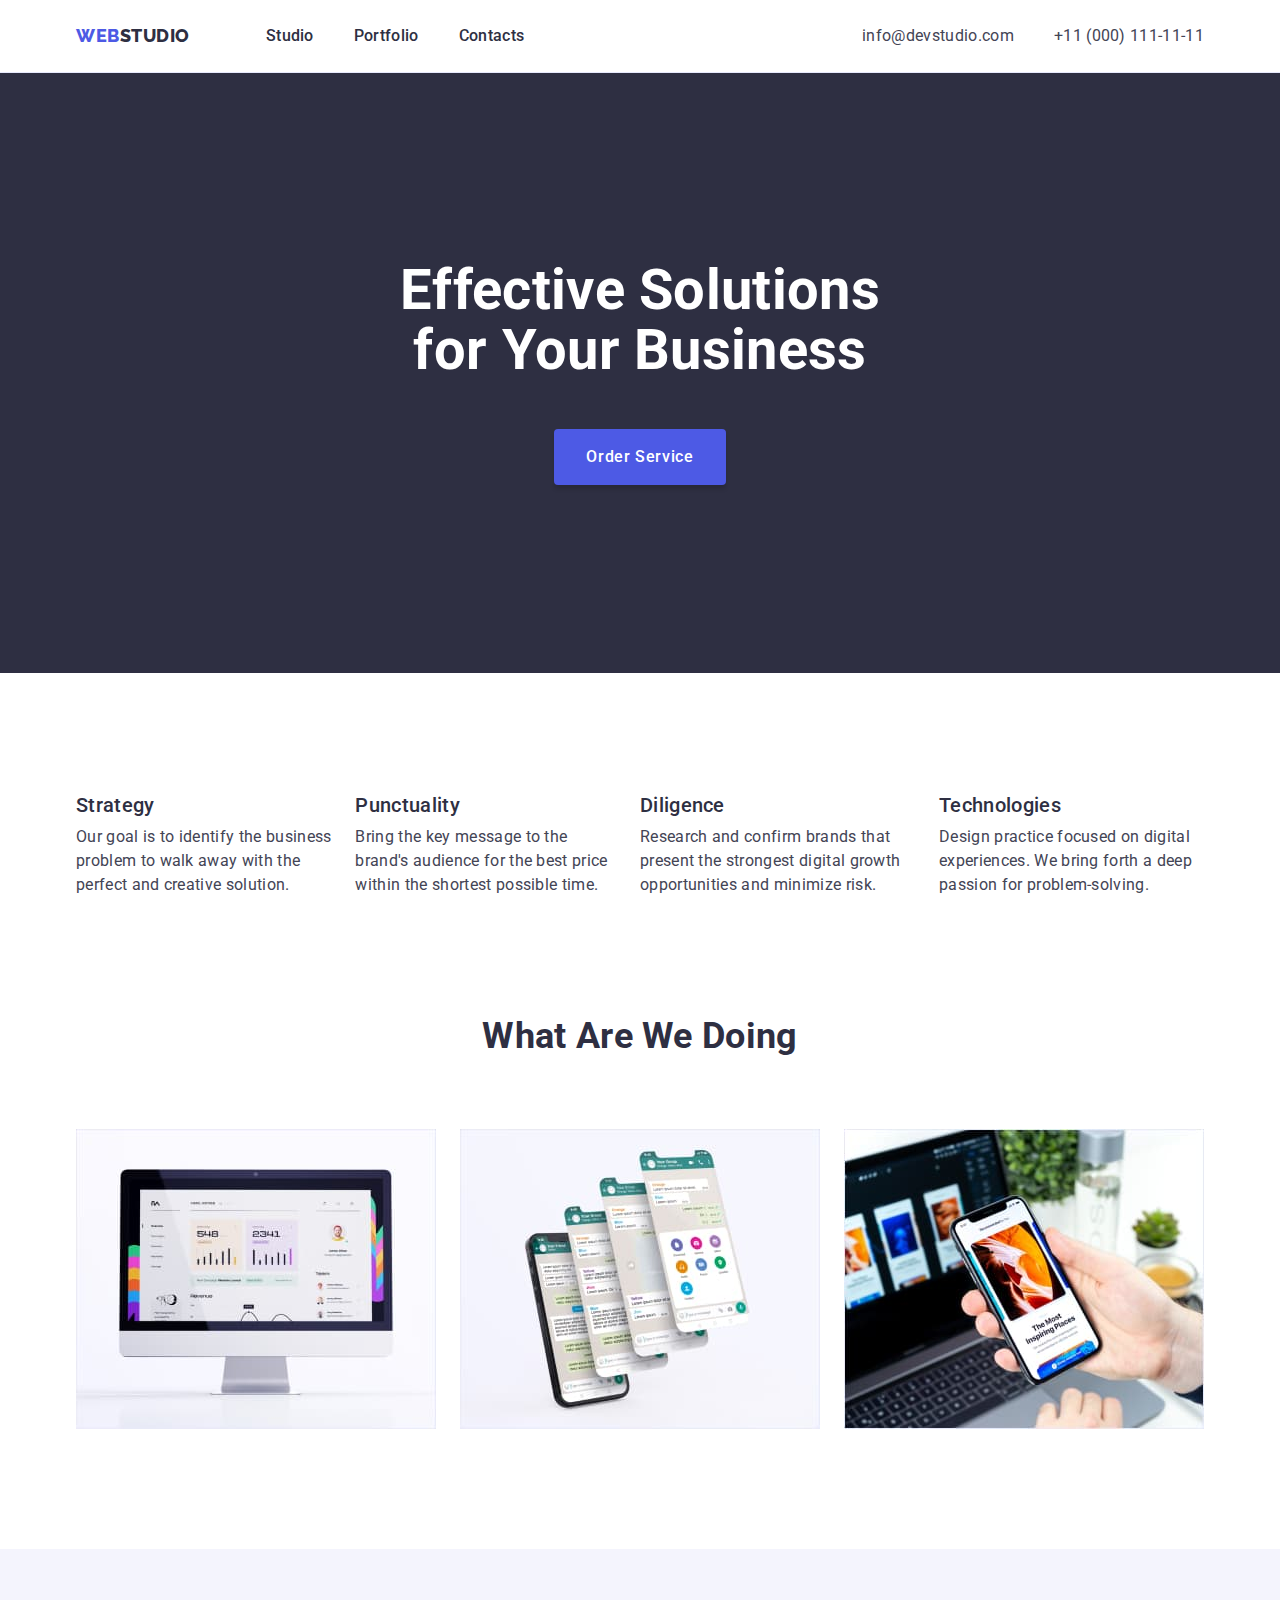
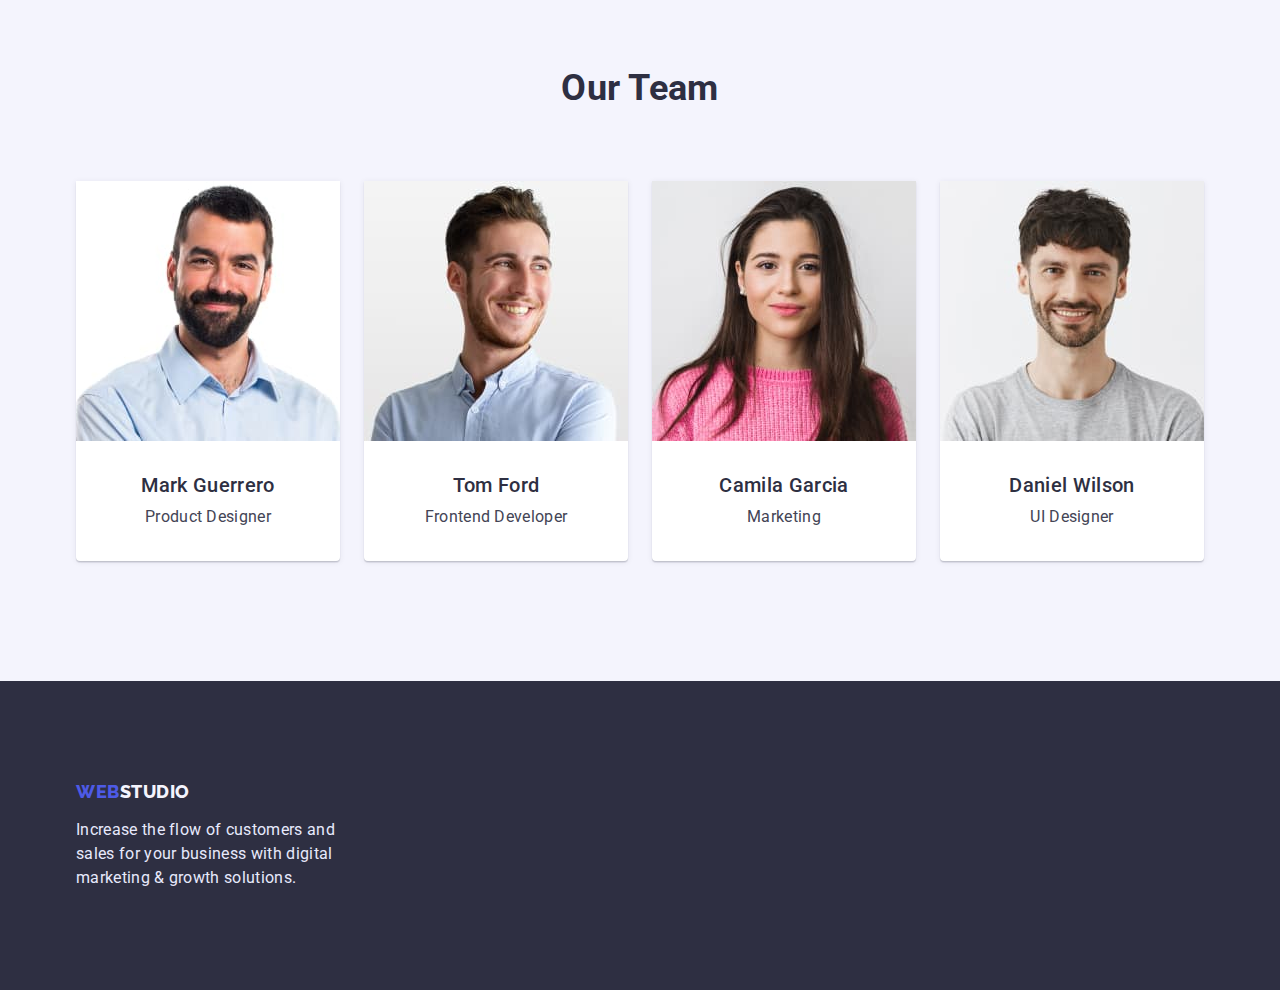
<file: index.html>
<!DOCTYPE html>
<html lang="en">
  <head>
    <meta charset="UTF-8" />
    <meta http-equiv="X-UA-Compatible" content="IE=edge" />
    <meta name="viewport" content="width=device-width, initial-scale=1.0" />
    <meta name="desc-txtription" content="Best Web Studio in Kyiv" />
    <title>Web Studio</title>

    <link
      rel="stylesheet"
      href="https://cdn.jsdelivr.net/npm/modern-normalize@1.1.0/modern-normalize.min.css"
    />
    <link rel="preconnect" href="https://fonts.googleapis.com" />
    <link rel="preconnect" href="https://fonts.gstatic.com" crossorigin />
    <link
      href="https://fonts.googleapis.com/css2?family=Raleway:wght@800&family=Roboto:wght@400;500;700&display=swap"
      rel="stylesheet"
    />

    <link rel="stylesheet" href="./css/style.css" />
  </head>

  <body>
    <header class="header section-header">
      <div class="container header-container">
        <nav class="header-nav">
          <a href="./index.html" class="logo-link link"
            ><span class="logo-color">Web</span>Studio</a
          >
          <ul class="nav-list list">
            <li>
              <a href="./index.html" class="nav-link link">Studio</a>
            </li>
            <li>
              <a href="./portfolio.html" class="nav-link link">Portfolio</a>
            </li>
            <li>
              <a href="#contact" class="nav-link link">Contacts</a>
            </li>
          </ul>
        </nav>

        <address class="contact">
          <ul class="contact-list list">
            <li>
              <a href="mailto:info@devstudio.com" class="contact-link link"
                >info@devstudio.com</a
              >
            </li>
            <li>
              <a href="tel:+11(000)1111111" class="contact-link link"
                >+11 (000) 111-11-11</a
              >
            </li>
          </ul>
        </address>
      </div>
    </header>

    <main>
      <!-- Hero -->
      <section class="hero section-hero">
        <div class="container">
          <h1 class="hero-title">Effective Solutions for Your Business</h1>
          <button class="hero-btn btn" type="button">Order Service</button>
        </div>
      </section>

      <!--  Advantags  -->
      <section class="advantags section-advantags">
        <div class="container">
          <h2 class="advantags-caption visually-hidden">Our advantags</h2>
          <ul class="advantags-list list">
            <li class="advantags-item">
              <h3 class="advantags-title title-txt">Strategy</h3>
              <p class="advantags-disc desc-txt">
                Our goal is to identify the business problem to walk away with
                the perfect and creative solution.
              </p>
            </li>
            <li class="advantags-item">
              <h3 class="advantags-title title-txt">Punctuality</h3>
              <p class="advantags-disc desc-txt">
                Bring the key message to the brand's audience for the best price
                within the shortest possible time.
              </p>
            </li>
            <li class="advantags-item">
              <h3 class="advantags-title title-txt">Diligence</h3>
              <p class="advantags-disc desc-txt">
                Research and confirm brands that present the strongest digital
                growth opportunities and minimize risk.
              </p>
            </li>
            <li class="advantags-item">
              <h3 class="advantags-title title-txt">Technologies</h3>
              <p class="advantags-disc desc-txt">
                Design practice focused on digital experiences. We bring forth a
                deep passion for problem-solving.
              </p>
            </li>
          </ul>
        </div>
      </section>

      <!-- Product -->
      <section class="product section-product">
        <div class="container">
          <h2 class="product-title">What are we doing</h2>
          <ul class="product-list list card-set">
            <li class="product-item items-set">
              <img
                src="./images/what-are-we-doing/pc.jpg"
                alt="PC"
                width="360"
                height="300"
              />
            </li>
            <li class="product-item items-set">
              <img
                src="./images/what-are-we-doing/phones.jpg"
                alt="A lot of phones"
                width="360"
                height="300"
              />
            </li>
            <li class="product-item items-set">
              <img
                src="./images/what-are-we-doing/phone.jpg"
                alt="Phone"
                width="360"
                height="300"
              />
            </li>
          </ul>
        </div>
      </section>

      <!-- Our Team -->
      <section class="team section-team">
        <div class="container">
          <h2 class="team-title">Our Team</h2>
          <ul class="team-list list card-set">
            <li class="team-item items-set">
              <img
                class="team-img"
                src="./images/our-team/mark-guerrero.jpg"
                alt="Mark Guerrero"
                width="264"
                height="260"
              />
              <div class="team-item-footer">
                <h3 class="team-name title-txt center-txt">Mark Guerrero</h3>
                <p class="team-position desc-txt center-txt">
                  Product Designer
                </p>
              </div>
            </li>
            <li class="team-item items-set">
              <img
                class="team-img"
                src="./images/our-team/tom-ford.jpg"
                alt="Tom Ford"
                width="264"
                height="260"
              />
              <div class="team-item-footer">
                <h3 class="team-name title-txt center-txt">Tom Ford</h3>
                <p class="team-position desc-txt center-txt">
                  Frontend Developer
                </p>
              </div>
            </li>
            <li class="team-item items-set">
              <img
                class="team-img"
                src="./images/our-team/camila-garcia.jpg"
                alt="Camila Garcia"
                width="264"
                height="260"
              />
              <div class="team-item-footer">
                <h3 class="team-name title-txt center-txt">Camila Garcia</h3>
                <p class="team-position desc-txt center-txt">Marketing</p>
              </div>
            </li>
            <li class="team-item items-set">
              <img
                class="team-img"
                src="./images/our-team/daniel-wilson.jpg"
                alt="Daniel Wilson"
                width="264"
                height="260"
              />
              <div class="team-item-footer">
                <h3 class="team-name title-txt center-txt">Daniel Wilson</h3>
                <p class="team-position desc-txt center-txt">UI Designer</p>
              </div>
            </li>
          </ul>
        </div>
      </section>
    </main>

    <!-- Підвал -->
    <footer id="contact" class="footer section-footer">
      <div class="container">
        <a href="./index.html" class="logo-link link second footer"
          ><span class="logo-color">Web</span>Studio</a
        >
        <p class="footer-desc desc-txt">
          Increase the flow of customers and sales for your business with
          digital marketing & growth solutions.
        </p>
      </div>
    </footer>
  </body>
</html>
</file>
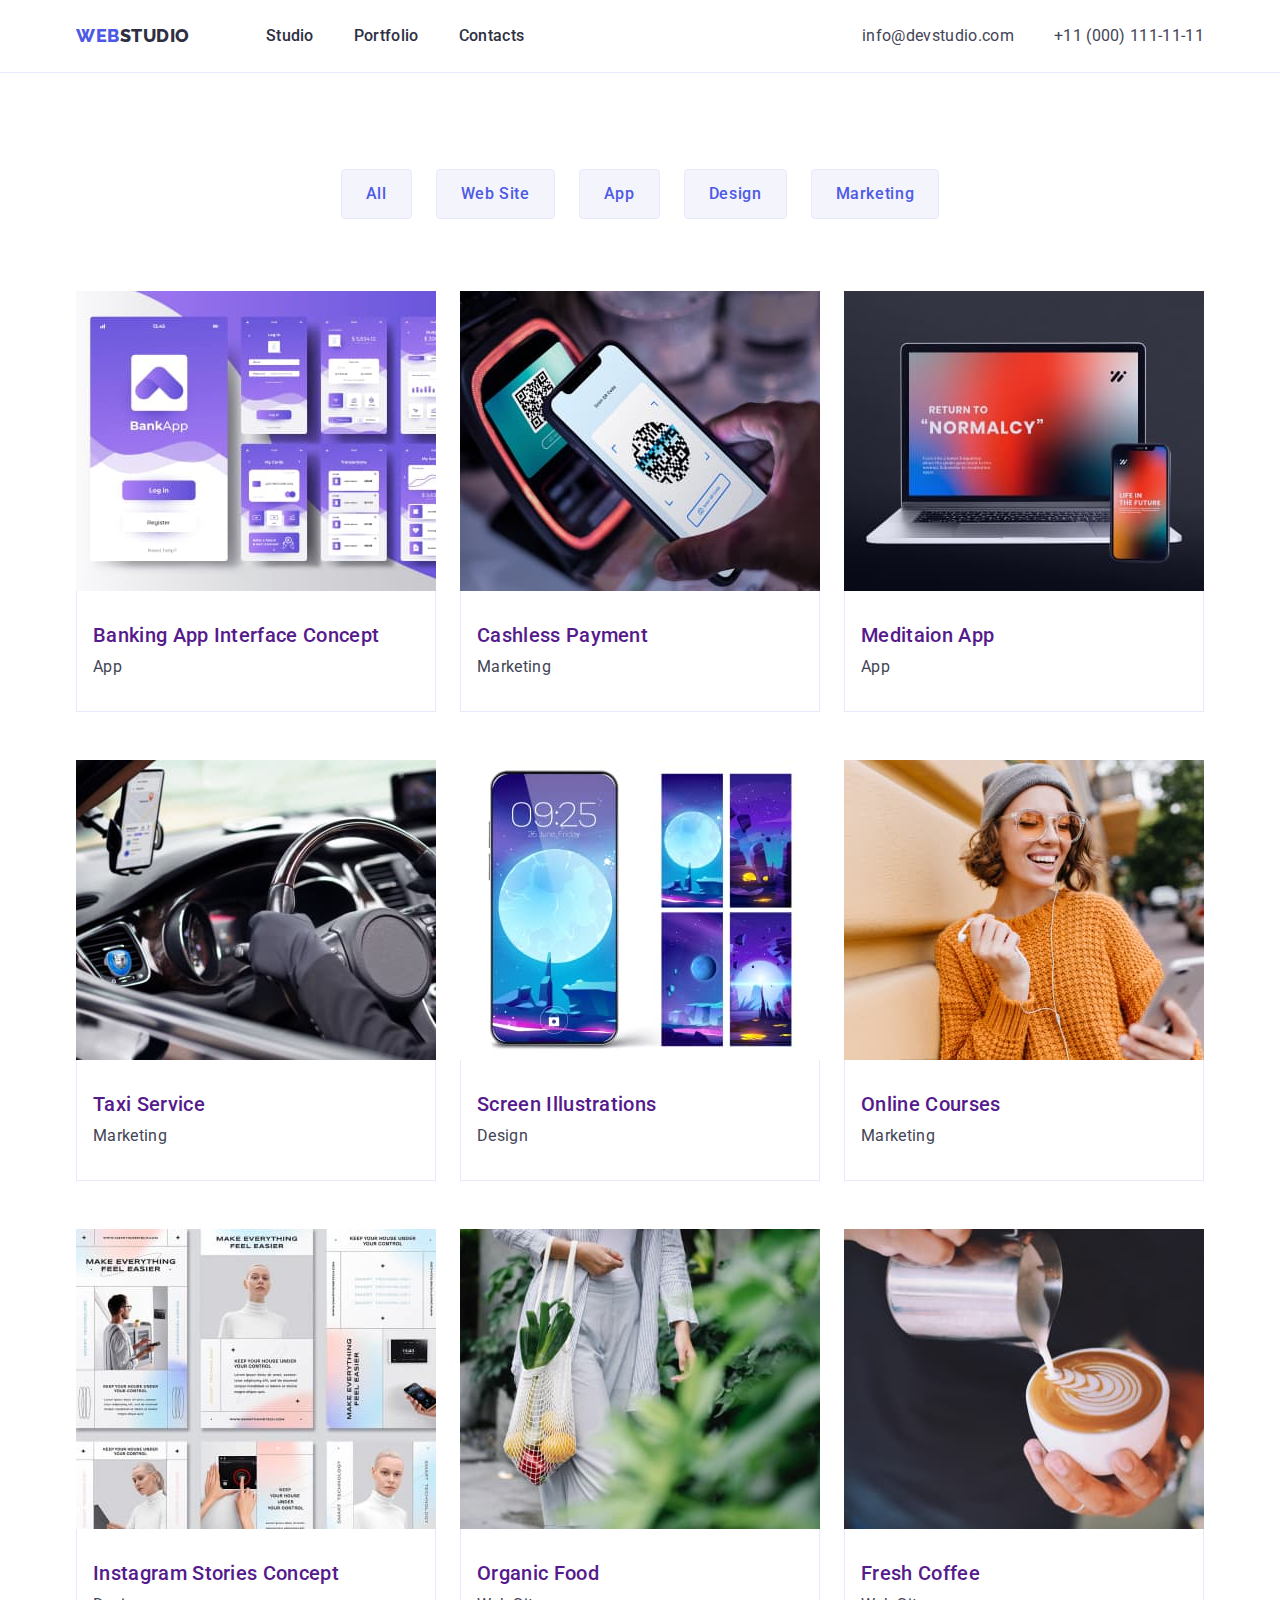
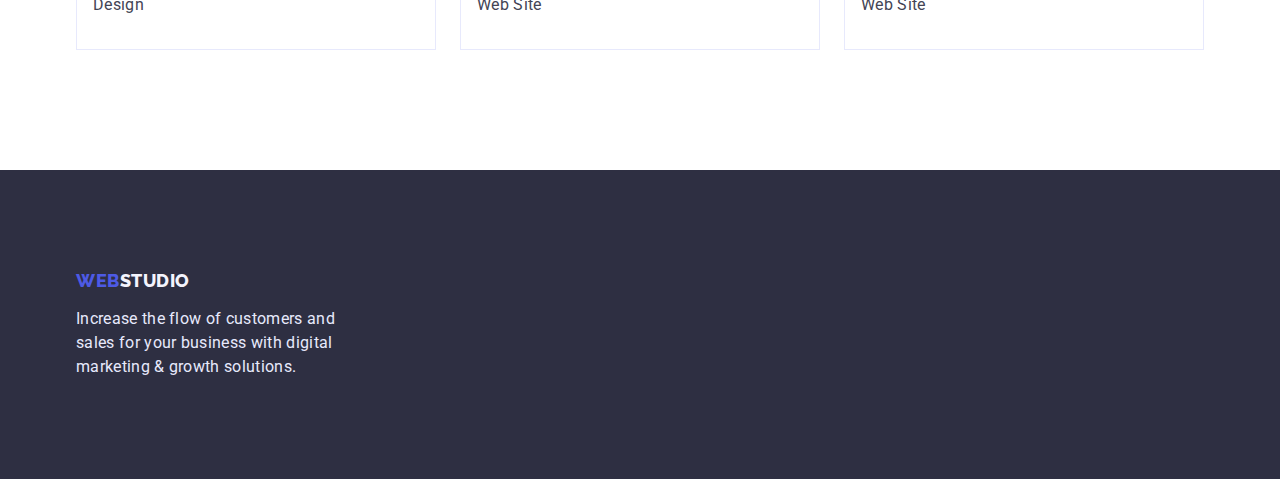
<file: portfolio.html>
<!DOCTYPE html>
<html lang="en">
  <head>
    <meta charset="UTF-8" />
    <meta http-equiv="X-UA-Compatible" content="IE=edge" />
    <meta name="viewport" content="width=device-width, initial-scale=1.0" />
    <meta name="desc-txtription" content="Best Web Studio in Kyiv" />
    <title>Web Studio Portfolio</title>
    <link
      rel="stylesheet"
      href="https://cdn.jsdelivr.net/npm/modern-normalize@1.1.0/modern-normalize.min.css"
    />
    <link rel="preconnect" href="https://fonts.googleapis.com" />
    <link rel="preconnect" href="https://fonts.gstatic.com" crossorigin />
    <link
      href="https://fonts.googleapis.com/css2?family=Raleway:wght@800&family=Roboto:wght@400;500;700&display=swap"
      rel="stylesheet"
    />

    <link rel="stylesheet" href="./css/style.css" />
  </head>

  <body>
    <header class="header section-header">
      <div class="container header-container">
        <nav class="header-nav">
          <a href="./index.html" class="logo-link link"
            ><span class="logo-color">Web</span>Studio</a
          >
          <ul class="nav-list list">
            <li>
              <a href="./index.html" class="nav-link link">Studio</a>
            </li>
            <li>
              <a href="./portfolio.html" class="nav-link link">Portfolio</a>
            </li>
            <li>
              <a href="#contact" class="nav-link link">Contacts</a>
            </li>
          </ul>
        </nav>

        <address class="contact">
          <ul class="contact-list list">
            <li>
              <a href="mailto:info@devstudio.com" class="contact-link link"
                >info@devstudio.com</a
              >
            </li>
            <li>
              <a href="tel:+11(000)1111111" class="contact-link link"
                >+11 (000) 111-11-11</a
              >
            </li>
          </ul>
        </address>
      </div>
    </header>

    <main>
      <section class="section-portfolio-hero">
        <div class="container">
          <h1 class="visually-hidden">Our successful projects</h1>
          <ul class="control-list list">
            <li><button type="button" class="btn filter">All</button></li>
            <li><button type="button" class="btn filter">Web Site</button></li>
            <li><button type="button" class="btn filter">App</button></li>
            <li><button type="button" class="btn filter">Design</button></li>
            <li><button type="button" class="btn filter">Marketing</button></li>
          </ul>

          <ul class="list card-set portfolio-list">
            <li class="items-set portfolio-item">
              <a href="" class="link">
                <img
                  src="./images/portfolio/ap_banking.jpg"
                  alt="Banking App Interface Concept"
                  height="300"
                  width="360"
                />
                <div class="portfolio-footer-card">
                  <h2 class="title-txt">Banking App Interface Concept</h2>
                  <p class="desc-txt">App</p>
                </div>
              </a>
            </li>
            <li class="items-set portfolio-item">
              <a href="" class="link">
                <img
                  src="./images/portfolio/marketing_payment.jpg"
                  alt="Cashless Payment"
                  height="300"
                  width="360"
                />
                <div class="portfolio-footer-card">
                  <h2 class="title-txt">Cashless Payment</h2>
                  <p class="desc-txt">Marketing</p>
                </div>
              </a>
            </li>
            <li class="items-set portfolio-item">
              <a href="" class="link">
                <img
                  src="./images/portfolio/app_meditaion.jpg"
                  alt="Meditaion App"
                  height="300"
                  width="360"
                />
                <div class="portfolio-footer-card">
                  <h2 class="title-txt">Meditaion App</h2>
                  <p class="desc-txt">App</p>
                </div>
              </a>
            </li>
            <li class="items-set portfolio-item">
              <a href="" class="link">
                <img
                  src="./images/portfolio/marketing_taxi.jpg"
                  alt="Taxi Service"
                  height="300"
                  width="360"
                />
                <div class="portfolio-footer-card">
                  <h2 class="title-txt">Taxi Service</h2>
                  <p class="desc-txt">Marketing</p>
                </div>
              </a>
            </li>
            <li class="items-set portfolio-item">
              <a href="" class="link">
                <img
                  src="./images/portfolio/design_screen_illustrations.jpg"
                  alt="Screen Illustrations"
                  height="300"
                  width="360"
                />
                <div class="portfolio-footer-card">
                  <h2 class="title-txt">Screen Illustrations</h2>
                  <p class="desc-txt">Design</p>
                </div>
              </a>
            </li>
            <li class="items-set portfolio-item">
              <a href="" class="link">
                <img
                  src="./images/portfolio/marketing_online_courses.jpg"
                  alt="Online Courses"
                  height="300"
                  width="360"
                />
                <div class="portfolio-footer-card">
                  <h2 class="title-txt">Online Courses</h2>
                  <p class="desc-txt">Marketing</p>
                </div>
              </a>
            </li>
            <li class="items-set portfolio-item">
              <a href="" class="link">
                <img
                  src="./images/portfolio/design_instagram.jpg"
                  alt="Instagram Stories Concept"
                  height="300"
                  width="360"
                />
                <div class="portfolio-footer-card">
                  <h2 class="title-txt">Instagram Stories Concept</h2>
                  <p class="desc-txt">Design</p>
                </div>
              </a>
            </li>
            <li class="items-set portfolio-item">
              <a href="" class="link">
                <img
                  src="./images/portfolio/web_site_organic_food.jpg"
                  alt="Organic Food"
                  height="300"
                  width="360"
                />
                <div class="portfolio-footer-card">
                  <h2 class="title-txt">Organic Food</h2>
                  <p class="desc-txt">Web Site</p>
                </div>
              </a>
            </li>
            <li class="items-set portfolio-item">
              <a href="" class="link">
                <img
                  src="./images/portfolio/web_site_coffe.jpg"
                  alt="Fresh Coffee"
                  height="300"
                  width="360"
                />
                <div class="portfolio-footer-card">
                  <h2 class="title-txt">Fresh Coffee</h2>
                  <p class="desc-txt">Web Site</p>
                </div>
              </a>
            </li>
          </ul>
        </div>
      </section>
    </main>

    <!-- Підвал -->
    <footer id="contact" class="footer section-footer">
      <div class="container">
        <a href="./index.html" class="logo-link link second footer"
          ><span class="logo-color">Web</span>Studio</a
        >
        <p class="footer-desc desc-txt">
          Increase the flow of customers and sales for your business with
          digital marketing & growth solutions.
        </p>
      </div>
    </footer>
  </body>
</html>
</file>
<file: css/style.css>
:root {
  /*  TXT color */
  --primary-txt-cl: #2e2f42;
  --secondary-txt-cl: #434455;
  --light-txt-cl: #ffffff;
  --pressed-txt-cl: #404bbf;
  --footer-txt-cl: #e7e9fc;
  --btn-filter-txt-cl: #4d5ae5;

  /* Logo color */
  --logo-darck-cl: #4d5ae5;
  --logo-light-cl: #f4f4fd;

  /* Colors bg */
  --primary-bg-cl: #ffffff;
  --secondary-bg-cl: #2e2f42;
  --grey-light-bg-cl: #f4f4fd;
  --pressed-bg-cl: #404bbf;
  --btn-cl: #4d5ae5;

  /* Fonts */
  --primary-font: Roboto, sans-serif;
  --secondary-font: Raleway, sans-serif;

  /* Card SET */
  --ident: 24px;
  --items: 3;
}
/*************** Загальні стилі ****************/
/* RESET */
h1,
h2,
h3,
h4,
p,
ul,
li {
  margin: 0;
  padding: 0;
}
body {
  font-family: var(--primary-font);
  letter-spacing: 0.02em;
  font-size: 16px;
  color: var(--primary-txt-cl);
  background-color: var(--primary-bg-cl);
}

img {
  display: block;
  max-width: 100%;
  height: auto;
}

.link {
  text-decoration: none;
}
.list {
  list-style: none;
}

.container {
  max-width: 1158px;
  padding: 0 15px;
  margin: 0 auto;

  /* outline: 1px solid tomato; */
}
/*  Card set */
.card-set {
  display: flex;
  flex-wrap: wrap;
  gap: var(--ident);
}
.items-set {
  flex-basis: calc((100%- var(--ident) * (var(--items)-1)) / var(--items));
}

.visually-hidden {
  position: absolute;
  width: 1px;
  height: 1px;
  margin: -1px;
  border: 0;
  padding: 0;

  white-space: nowrap;
  clip-path: inset(100%);
  clip: rect(0 0 0 0);
  overflow: hidden;
}

.title-txt {
  font-weight: 500;
  font-size: 20px;
  line-height: 1.2;
}
.desc-txt {
  line-height: 1.5;
  color: var(--secondary-txt-cl);
}
.center-txt {
  text-align: center;
}

.btn {
  font-family: var(--primary-font);
  font-weight: 500;
  font-size: 16px;
  line-height: 1.5;
  align-items: center;
  letter-spacing: 0.04em;

  cursor: pointer;
  border: none;
}

/********************** PAGE INDEX ********************/

/*------ header -------*/
.section-header {
  border-bottom: 1px solid var(--footer-txt-cl);
}
.logo-link {
  font-weight: 800;
  font-size: 18px;
  line-height: 1.33;
  letter-spacing: 0.03em;
  text-transform: uppercase;
  color: var(--primary-txt-cl);
  font-family: var(--secondary-font);
}
.logo-color {
  color: var(--logo-darck-cl);
}
.logo-link.second {
  color: var(--logo-light-cl);
  line-height: calc(21 / 18);
}
.header-nav {
  display: flex;
  align-items: center;
  gap: 76px;
}
.nav-list {
  display: flex;
  align-items: center;
  gap: 40px;
}
.header-container {
  display: flex;
  align-items: center;
  justify-content: space-between;
}
.contact-list {
  display: flex;
  align-items: center;
  gap: 40px;
}

.nav-link {
  display: block;
  padding-top: 24px;
  padding-bottom: 24px;

  font-weight: 500;
  line-height: 1.5;
  color: var(--primary-txt-cl);
}

.contact-link {
  font-style: normal;
  line-height: 1.5;
  color: var(--secondary-txt-cl);
}

.nav-link:hover,
.nav-link:focus,
.contact-link:hover,
.contact-link:focus {
  color: var(--pressed-txt-cl);
}

/*------------- hero -------------*/
.section-hero {
  padding-top: 188px;
  padding-bottom: 188px;
}
.hero {
  background-color: var(--secondary-bg-cl);
  text-align: center;
}
.hero-title {
  width: 494px;
  margin-left: auto;
  margin-right: auto;
  margin-bottom: 48px;

  font-weight: 700;
  font-size: 56px;
  line-height: 1.07;
  text-align: center;
  color: var(--light-txt-cl);
}

.hero-btn {
  margin-left: auto;
  margin-right: auto;
  padding: 16px 32px;

  box-shadow: 0px 4px 4px rgba(0, 0, 0, 0.15);
  border-radius: 4px;

  color: var(--light-txt-cl);
  background-color: var(--btn-cl);
}
.hero-btn:hover,
.hero-btn:focus {
  background-color: var(--pressed-bg-cl);
}

/*---------------  ADVANTAGS -----------------*/
.section-advantags {
  padding-top: 120px;
  padding-bottom: 120px;
}
.advantags-list {
  display: flex;
  gap: 22px;
}

.advantags-title {
  margin-bottom: 8px;
}

/*----------------- Styles for PRODUCT ----------------*/
.section-product {
  padding-bottom: 120px;
}
.product-title,
.team-title {
  margin: 0 auto 72px;

  font-weight: 700;
  font-size: 36px;
  line-height: 1.11;

  text-align: center;
  text-transform: capitalize;
}

/*------------------- Our Team  ----------------*/
.section-team {
  padding-top: 120px;
  padding-bottom: 120px;
}
.team {
  background-color: var(--grey-light-bg-cl);
}
.team-list {
  --items: 4;
}

.team-item {
  background-color: var(--primary-bg-cl);
  box-shadow: 0px 1px 6px rgba(46, 47, 66, 0.08),
    0px 1px 1px rgba(46, 47, 66, 0.16), 0px 2px 1px rgba(46, 47, 66, 0.08);
  border-radius: 0px 0px 4px 4px;
}
.team-item-footer {
  padding: 32px 16px;
}
.team-name {
  margin-bottom: 8px;
}

/*----------------- Footer ---------------------*/
.section-footer {
  padding: 100px 0;
}
.footer {
  background-color: var(--secondary-bg-cl);
}
.logo-link.footer {
  display: inline-block;
  margin-bottom: 16px;
}
.footer-desc {
  color: var(--footer-txt-cl);
  max-width: 264px;
}

/*---------------- PORTFOLIO -------------------*/

.btn.filter {
  color: var(--btn-filter-txt-cl);
  background-color: var(--grey-light-bg-cl);
}
.btn.filter:hover,
.btn.filter:focus {
  color: var(--light-txt-cl);
  background-color: var(--pressed-bg-cl);
}

.section-portfolio-hero {
  padding: 96px 0 120px;
}

.control-list {
  display: flex;
  justify-content: center;
  gap: var(--ident);
  margin-bottom: 72px;
}

.control-list .filter {
  padding: 12px 24px;
  border: 1px solid var(--footer-txt-cl);
  border-radius: 4px;
}

.portfolio-footer-card {
  padding: 32px 16px;
  border-left: 1px solid var(--footer-txt-cl);
  border-right: 1px solid var(--footer-txt-cl);
  border-bottom: 1px solid var(--footer-txt-cl);
}
.portfolio-footer-card .title-txt {
  margin-bottom: 8px;
}

.portfolio-item {
  background: var(--primary-bg-cl);
}

.card-set.portfolio-list {
  row-gap: 48px;
}
</file>
